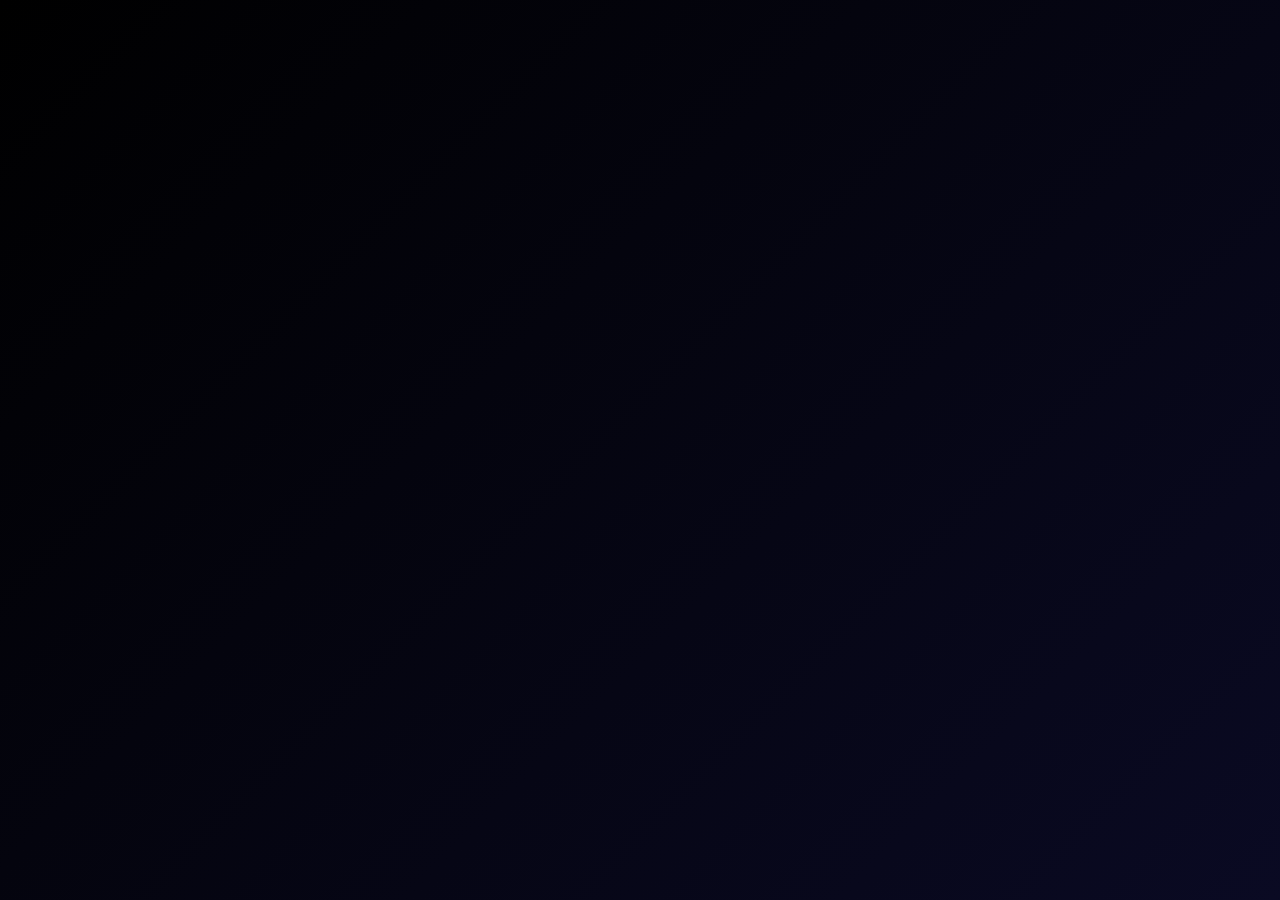
<file: Book Now/Book Now.html>
<!DOCTYPE html>
<html lang="en">
<head>
  <meta charset="UTF-8" />
  <meta name="viewport" content="width=device-width, initial-scale=1.0"/>
  <title>Room Reservation</title>
  <link href="https://fonts.googleapis.com/css?family=Poppins&display=swap" rel="stylesheet" />

  <style>
    * {
      margin: 0;
      padding: 0;
      box-sizing: border-box;
      font-family: 'Poppins', sans-serif;
    }

    body {
      display: flex;
      justify-content: center;
      align-items: center;
      min-height: 100vh;
      background: linear-gradient(135deg, #000 0%, #0a0a23 100%);
      overflow: hidden;
    }

    .wrapper {
      position: relative;
      width: 500px;
      background: #000;
      box-shadow: 0 0 50px #f6e9aa;
      border-radius: 20px;
      padding: 40px;
      animation: fadeIn 1s ease forwards;
      opacity: 0;
    }

    @keyframes fadeIn {
      to {
        opacity: 1;
        transform: translateY(0);
      }
      from {
        opacity: 0;
        transform: translateY(30px);
      }
    }

    h2 {
      font-size: 30px;
      color: #fff;
      text-align: center;
      margin-bottom: 30px;
      animation: slideDown 1s ease-in-out;
    }

    @keyframes slideDown {
      0% {
        opacity: 0;
        transform: translateY(-20px);
      }
      100% {
        opacity: 1;
        transform: translateY(0);
      }
    }

    .input-group {
      position: relative;
      margin: 25px 0;
      border-bottom: 2px solid #fff;
      animation: floatIn 1s ease forwards;
      opacity: 0;
    }

    .input-group:nth-child(1) { animation-delay: 0.2s; }
    .input-group:nth-child(2) { animation-delay: 0.3s; }
    .input-group:nth-child(3) { animation-delay: 0.4s; }
    .input-group:nth-child(4) { animation-delay: 0.5s; }
    .input-group:nth-child(5) { animation-delay: 0.6s; }
    .input-group:nth-child(6) { animation-delay: 0.7s; }
    .input-group:nth-child(7) { animation-delay: 0.8s; }

    @keyframes floatIn {
      to {
        opacity: 1;
        transform: translateY(0);
      }
      from {
        opacity: 0;
        transform: translateY(20px);
      }
    }

    .input-group label {
      position: absolute;
      left: 10px;
      top: 50%;
      transform: translateY(-50%);
      font-size: 16px;
      color: #fff;
      pointer-events: none;
      transition: .3s ease;
    }

    .input-group input,
    .input-group select {
      height: 40px;
      width: 100%;
      font-size: 16px;
      color: #fff;
      background: transparent;
      border: none;
      outline: none;
      padding: 0 10px;
      transition: all 0.3s ease;
    }

    .input-group input:focus,
    .input-group select:focus {
      background: rgba(255, 255, 255, 0.05);
    }

    .input-group input:focus ~ label,
    .input-group input:valid ~ label,
    .input-group select:focus ~ label,
    .input-group select:valid ~ label {
      top: -5px;
      font-size: 12px;
      color: rgb(200, 160, 115);
    }

    .input-group input[type="date"] {
      color-scheme: dark;
    }

    .input-group select {
      appearance: none;
      background-color: transparent;
      color: #f3f3f3;
    }

    .input-group select option {
      background-color: #111;
      color: rgb(184, 109, 23);
    }

    button {
      width: 100%;
      height: 40px;
      background: rgb(212, 182, 131);
      box-shadow: 0 0 15px rgb(255, 255, 255), 0 0 40px rgb(254, 230, 170) inset;
      font-size: 16px;
      font-weight: 600;
      color: #000;
      cursor: pointer;
      border-radius: 30px;
      outline: none;
      border: none;
      margin-top: 20px;
      transition: all 0.3s ease;
    }

    button:hover {
      transform: scale(1.05);
      box-shadow: 0 0 20px rgb(209, 202, 173), 0 0 50px rgb(238, 232, 211) inset;
    }

    #successMessage {
      display: none;
      color: rgb(217, 206, 178);
      text-align: center;
      margin-top: 20px;
      animation: pulse 1s ease infinite;
    }

    @keyframes pulse {
      0% { transform: scale(1); }
      50% { transform: scale(1.05); }
      100% { transform: scale(1); }
    }

    #roomPrice {
      text-align: center;
      color: rgb(248, 168, 116);
      font-weight: bold;
      margin-top: 10px;
      transition: opacity 0.5s ease;
    }
  </style>
</head>
<body>
  <div class="wrapper">
    <h2>Book Your Room Now</h2>
    <form>
      <div class="input-group">
        <input type="text" id="fullName" required />
        <label for="fullName">Full Name</label>
      </div>

      <div class="input-group">
        <input type="email" id="email" required />
        <label for="email">Email Address</label>
      </div>

      <div class="input-group">
        <input type="tel" id="phone" required />
        <label for="phone">Phone Number</label>
      </div>

      <div class="input-group">
        <input type="date" id="checkin" required />
        <label for="checkin">Check-in Date</label>
      </div>

      <div class="input-group">
        <input type="date" id="checkout" required />
        <label for="checkout">Check-out Date</label>
      </div>

      <div class="input-group">
        <select id="roomType" required>
          <option value="" disabled selected hidden></option>
          <option value="single">Single Room</option>
          <option value="double">Double Room</option>
          <option value="suite">Luxury Suite</option>
          <option value="family">Family Room</option>
          <option value="sea">Sea View Room</option>
          <option value="penthouse">Royal Suite</option>
        </select>
        <label for="roomType">Room Type</label>
      </div>

      <div class="input-group">
        <select id="payment" required>
          <option value="" disabled selected hidden></option>
          <option value="cash">Pay on Arrival</option>
          <option value="card">Credit Card</option>
          <option value="vodafone">Vodafone Cash</option>
          <option value="online">Online Payment</option>
        </select>
        <label for="payment">Payment Method</label>
      </div>

      <div id="roomPrice"></div>

      <button type="submit">Confirm Booking</button>
      <div id="successMessage">✅ Your booking request has been successfully submitted! We will contact you soon.</div>
    </form>
  </div>

  <script>
    const roomType = document.getElementById("roomType");
    const roomPrice = document.getElementById("roomPrice");
    const prices = {
      single: "EGP 500 / night",
      double: "EGP 800 / night",
      suite: "EGP 1200 / night",
      family: "EGP 1500 / night",
      sea: "EGP 1700 / night",
      penthouse: "EGP 2500 / night"
    };

    roomType.addEventListener("change", function () {
      const selected = roomType.value;
      if (prices[selected]) {
        roomPrice.style.opacity = 0;
        setTimeout(() => {
          roomPrice.textContent = "Price: " + prices[selected];
          roomPrice.style.opacity = 1;
        }, 200);
      } else {
        roomPrice.textContent = "";
      }
    });

    document.querySelector("form").addEventListener("submit", function (event) {
      event.preventDefault();
      const successMsg = document.getElementById("successMessage");
      successMsg.style.display = "block";
      successMsg.style.animation = "pulse 1s ease infinite";
    });
  </script>
</body>
</html>
</file>
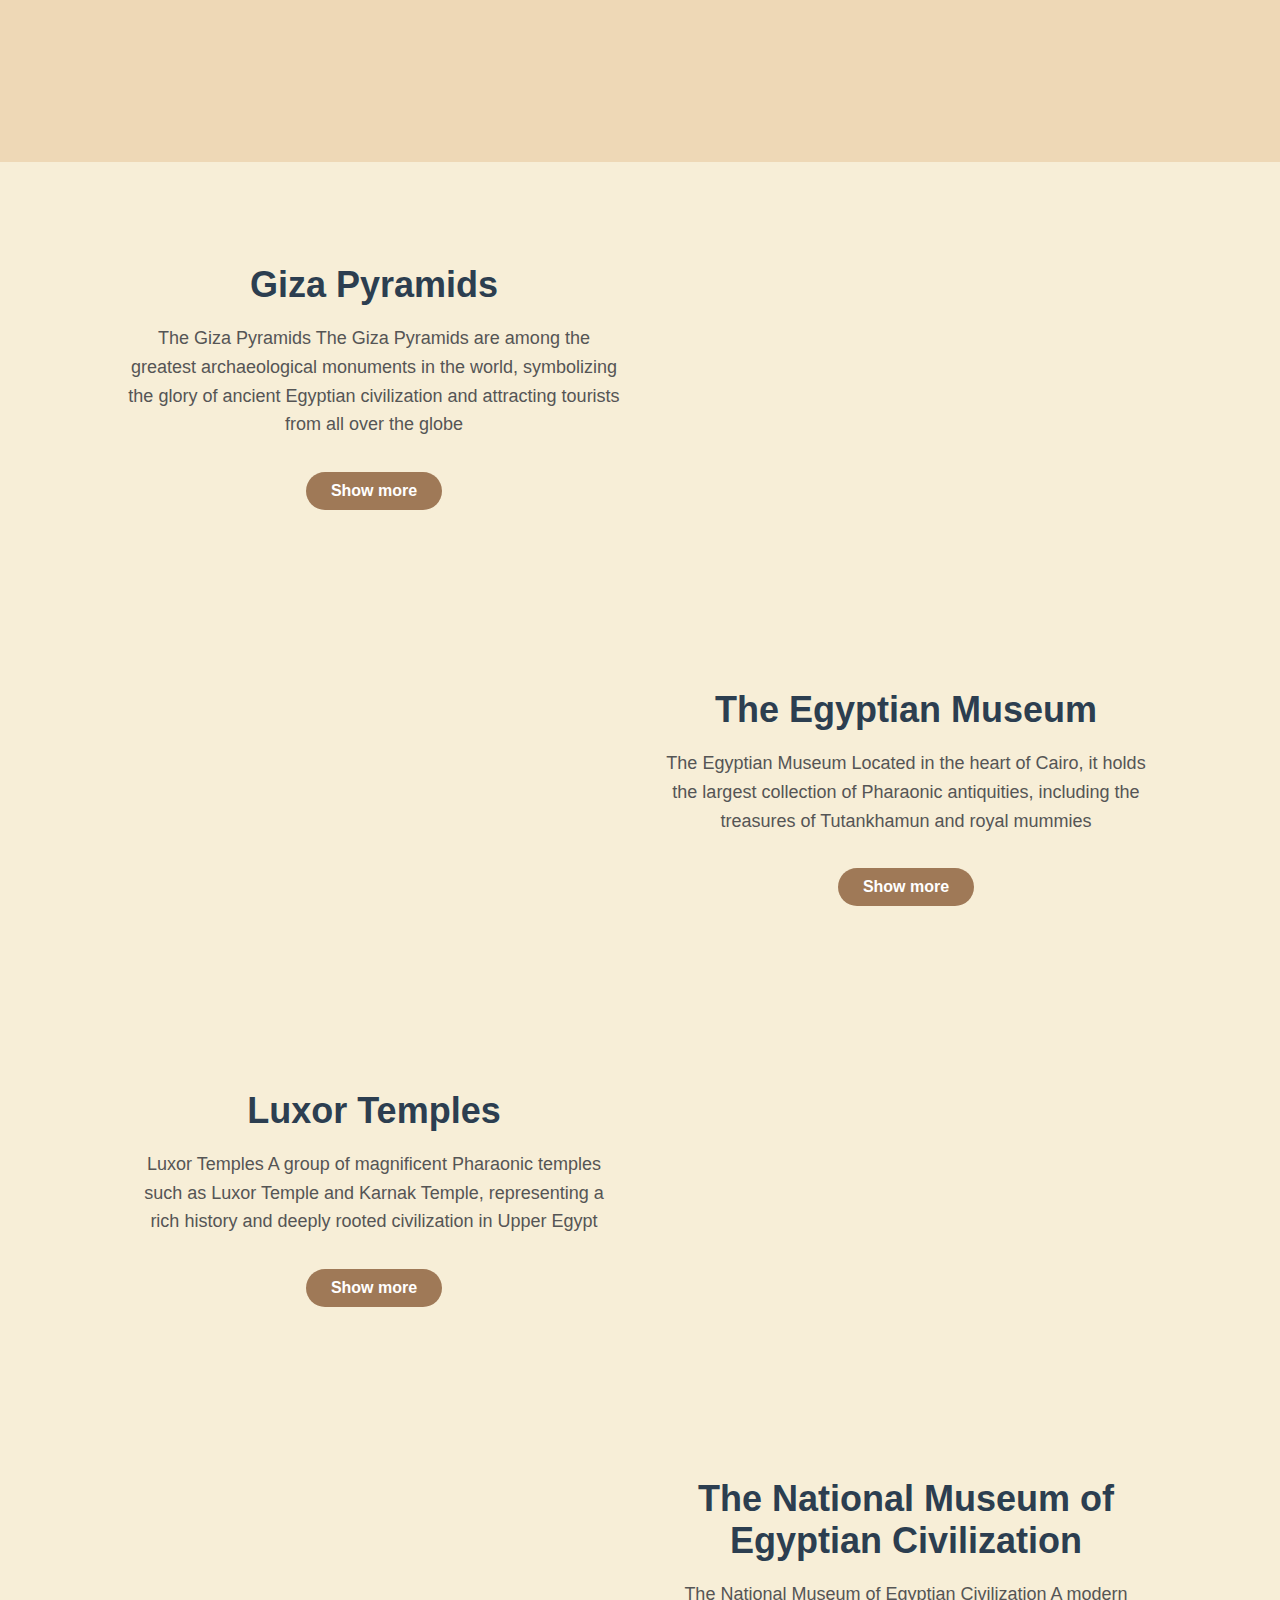
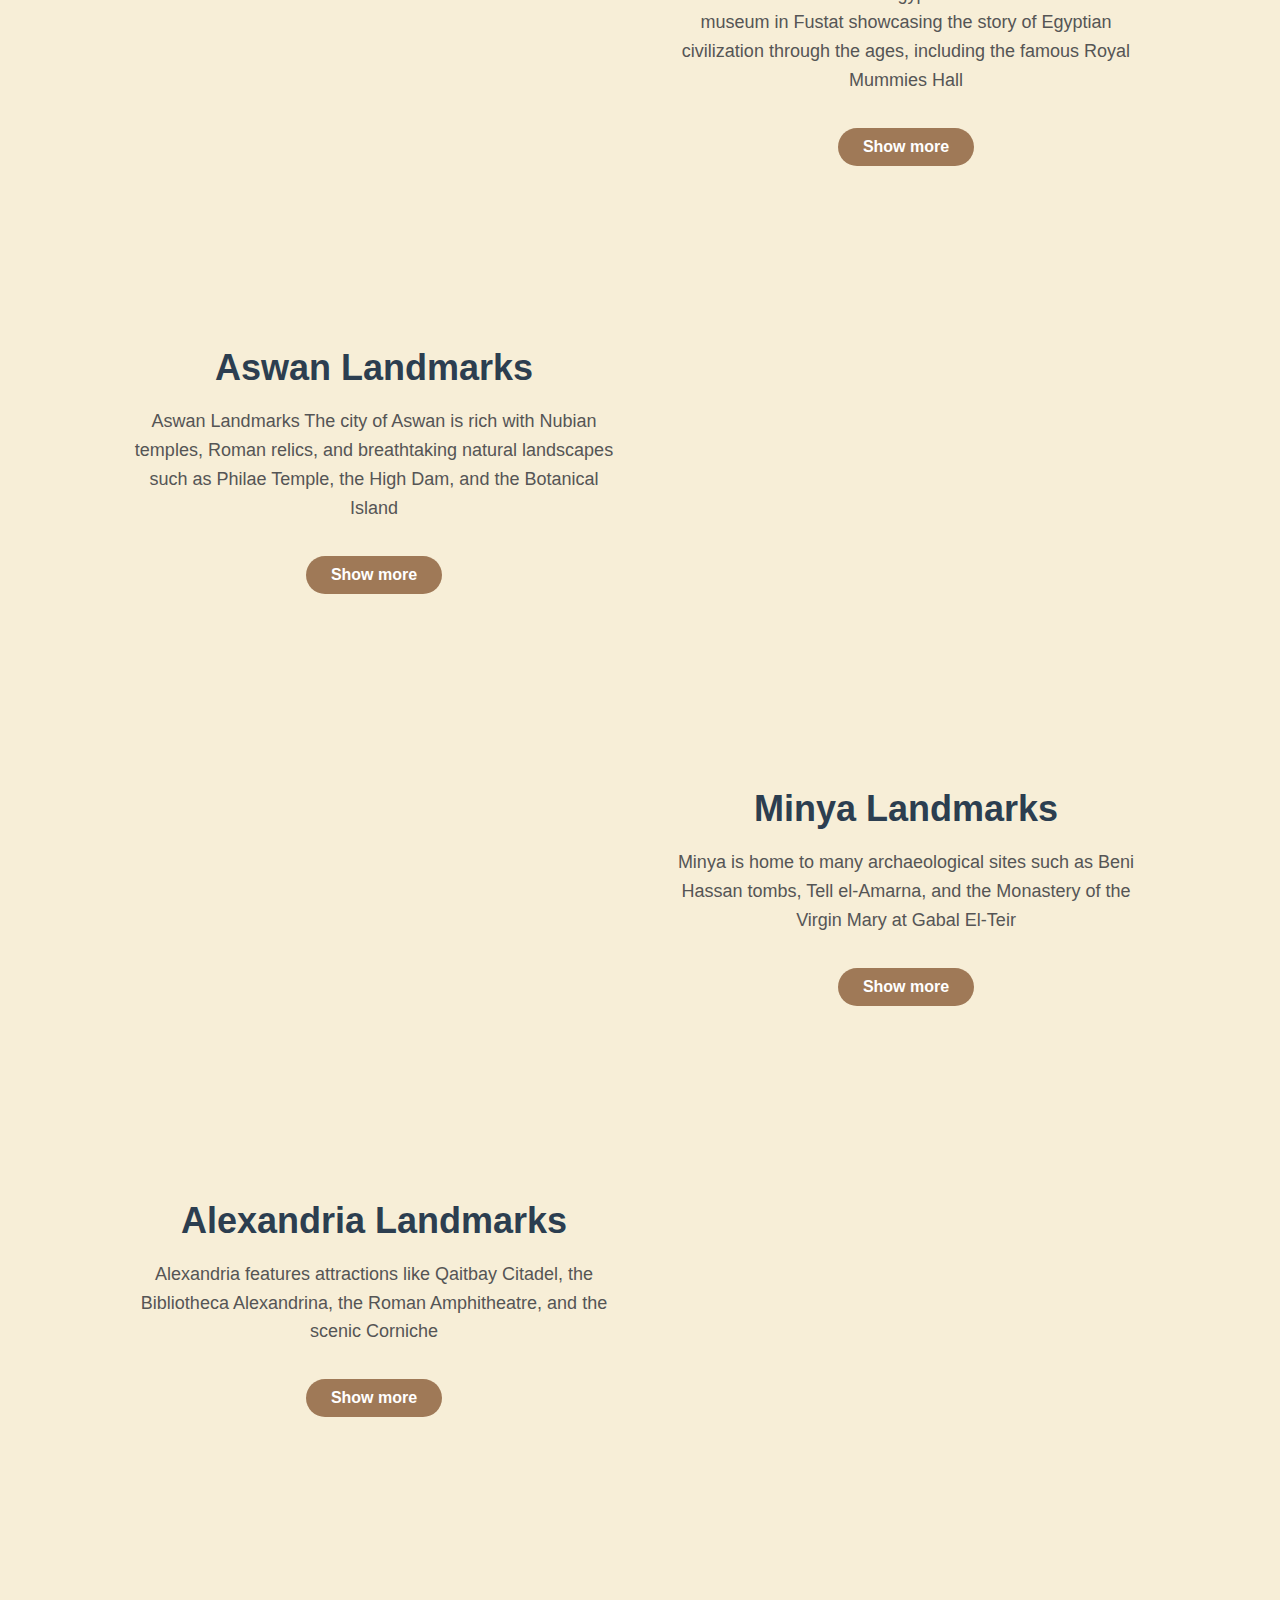
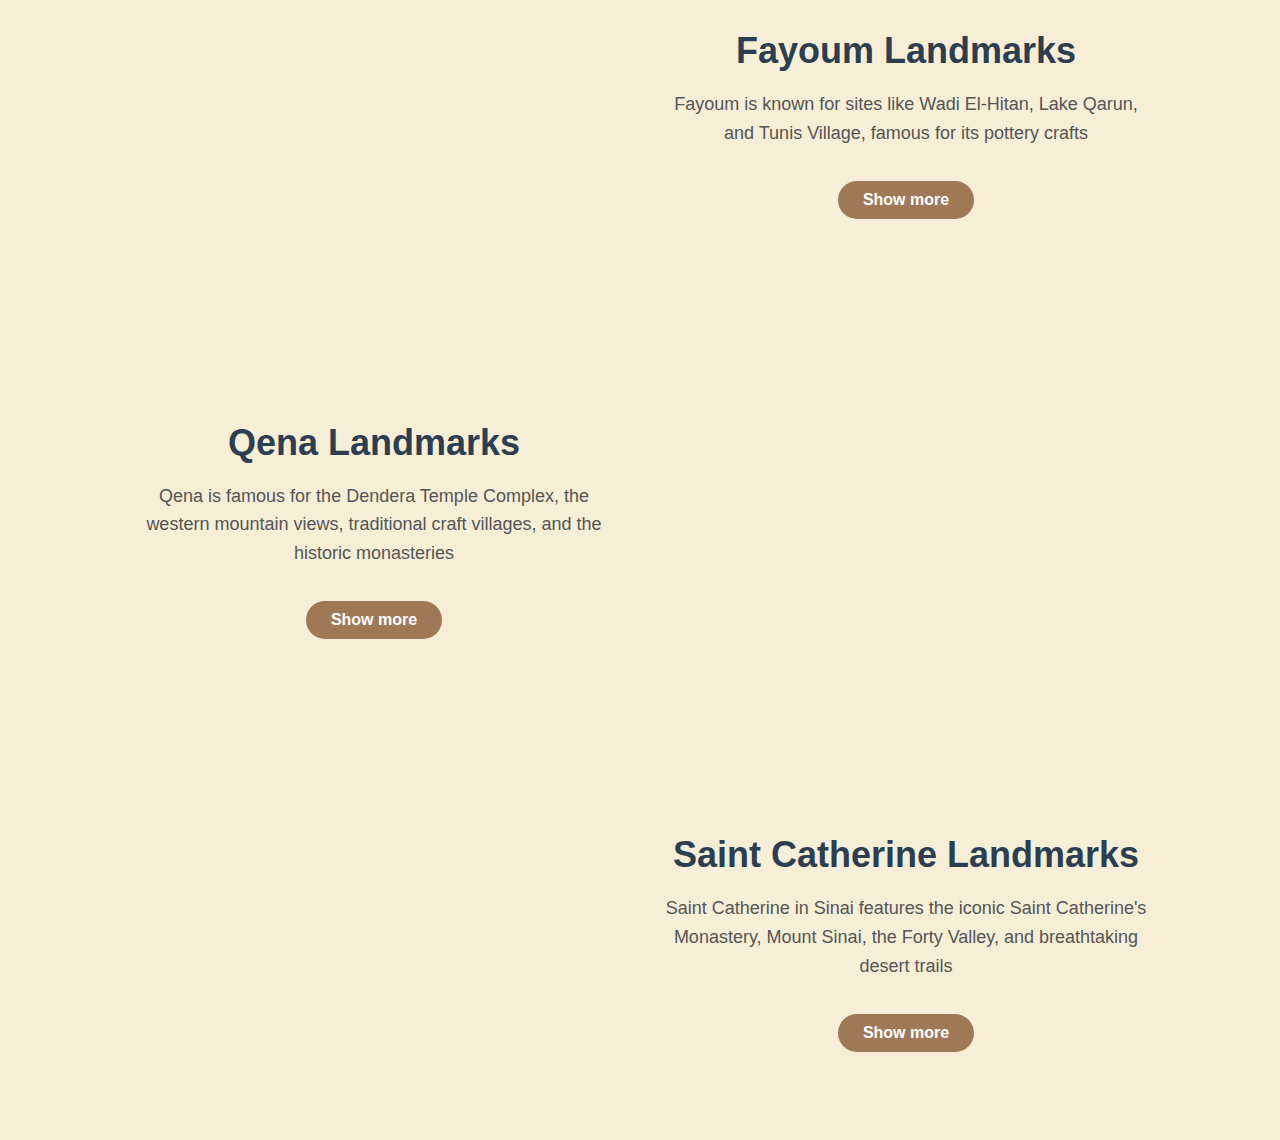
<file: Landmarks/Landmarks.html>
<!DOCTYPE html>
<html lang="en" dir="rtl">
<head>
  <meta charset="UTF-8">
  <title>Egypt's Tourist Landmarks</title>
  <link rel="stylesheet" href="Style.css">

</head>
<body>

  <h1 class="page-title">Egypt's Tourist Landmarks</h1>

  <div class="section">
    <div class="text-content">
      <h2>Giza Pyramids</h2>
      <p>The Giza Pyramids The Giza Pyramids are among the greatest archaeological monuments in the world,
        symbolizing the glory of ancient Egyptian civilization and attracting tourists from all over the globe</p>
        <a href="#" class="btn">Show more</a>
    </div>
    <div class="image-content">
      <img src="img1.jpeg" alt="أهرامات الجيزة">
    </div>
  </div>

  <div class="section">
    <div class="text-content">
      <h2>The Egyptian Museum</h2>
      <p>The Egyptian Museum Located in the heart of Cairo, it holds the largest collection of Pharaonic antiquities,
         including the treasures of Tutankhamun and royal mummies</p>
         <a href="#" class="btn">Show more</a>
    </div>
    <div class="image-content">
      <img src="img2.webp" alt="المتحف المصري">
    </div>
  </div>

  <div class="section">
    <div class="text-content">
      <h2>Luxor Temples</h2>
      <p>Luxor Temples A group of magnificent Pharaonic temples such as Luxor Temple and Karnak Temple,
         representing a rich history and deeply rooted civilization in Upper Egypt</p>
         <a href="#" class="btn">Show more</a>
    </div>
    <div class="image-content">
      <img src="img3.jpg" alt="معابد الأقصر">
    </div>
  </div>

  <div class="section">
    <div class="text-content">
      <h2>The National Museum of Egyptian Civilization</h2>
      <p>The National Museum of Egyptian Civilization A modern museum in Fustat showcasing the story of Egyptian civilization through the ages, 
        including the famous Royal Mummies Hall</p>
        <a href="#" class="btn">Show more</a>
    </div>
    <div class="image-content">
      <img src="img4.jpg" alt="المتحف القومي للحضارة المصرية">
    </div>
  </div>

  <div class="section">
    <div class="text-content">
      <h2>Aswan Landmarks</h2>
      <p>Aswan Landmarks The city of Aswan is rich with Nubian temples, Roman relics,
         and breathtaking natural landscapes such as Philae Temple, the High Dam, and the Botanical Island</p>
         <a href="#" class="btn">Show more</a>
    </div>
    <div class="image-content">
      <img src="img5.jpg" alt="معالم أسوان">
    </div>
  </div>

  <div class="section">
    <div class="text-content">
      <h2>Minya Landmarks</h2>
      <p>Minya is home to many archaeological sites such as Beni Hassan tombs, Tell el-Amarna, and the Monastery of the Virgin Mary at Gabal El-Teir</p>
      <a href="#" class="btn">Show more</a>
    </div>
    <div class="image-content">
      <img src="img6.jpg" alt="Minya Landmarks">
    </div>
  </div>

  <div class="section">
    <div class="text-content">
      <h2>Alexandria Landmarks</h2>
      <p>Alexandria features attractions like Qaitbay Citadel, the Bibliotheca Alexandrina, the Roman Amphitheatre, and the scenic Corniche</p>
      <a href="#" class="btn">Show more</a>
    </div>
    <div class="image-content">
      <img src="img7.jpg" alt="Alexandria Landmarks">
    </div>
  </div>
  
  <div class="section">
    <div class="text-content">
      <h2>Fayoum Landmarks</h2>
      <p>Fayoum is known for sites like Wadi El-Hitan, Lake Qarun, and Tunis Village, famous for its pottery crafts</p>
      <a href="#" class="btn">Show more</a>
    </div>
    <div class="image-content">
      <img src="img8.jpg" alt="Fayoum Landmarks">
    </div>
  </div>
  

  <div class="section">
    <div class="text-content">
      <h2>Qena Landmarks</h2>
      <p>Qena is famous for the Dendera Temple Complex, the western mountain views, traditional craft villages, and the historic monasteries</p>
      <a href="#" class="btn">Show more</a>
    </div>
    <div class="image-content">
      <img src="img9.jpg" alt="Qena Landmarks">
    </div>
  </div>

  <div class="section">
    <div class="text-content">
      <h2>Saint Catherine Landmarks</h2>
      <p>Saint Catherine in Sinai features the iconic Saint Catherine's Monastery, Mount Sinai, the Forty Valley, and breathtaking desert trails</p>
      <a href="#" class="btn">Show more</a>
    </div>
    <div class="image-content">
      <img src="img10.jpg" alt="Saint Catherine Landmarks">
    </div>
  </div>
  
  

</body>
</html>
</file>
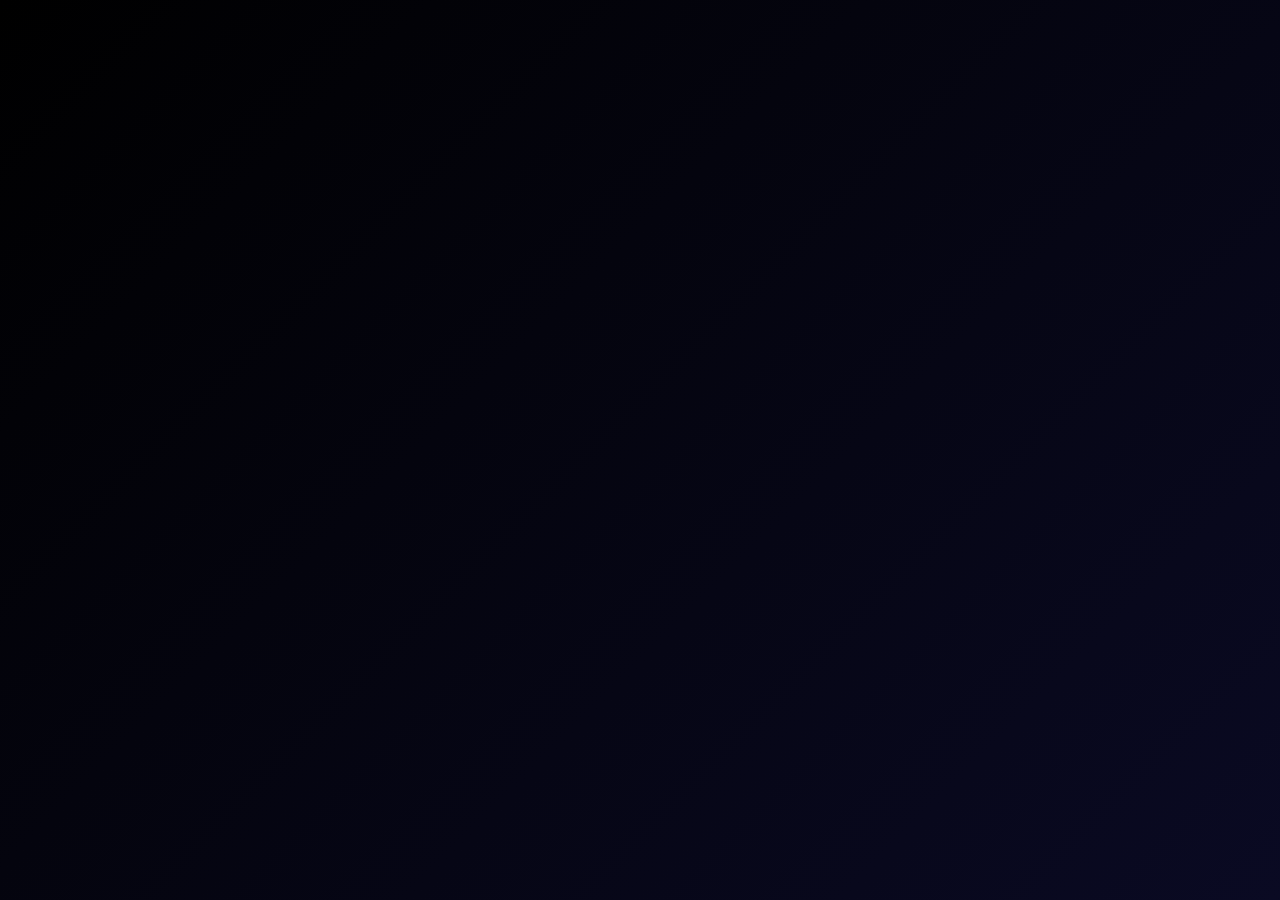
<file: Login/Login.html>
<!DOCTYPE html>
<html lang="en">
<head>
  <meta charset="UTF-8" />
  <meta name="viewport" content="width=device-width, initial-scale=1.0"/>
  <title>Login</title>
  <link href="https://fonts.googleapis.com/css?family=Poppins&display=swap" rel="stylesheet" />
  <style>
    * {
      margin: 0;
      padding: 0;
      box-sizing: border-box;
      font-family: 'Poppins', sans-serif;
    }

    body {
      display: flex;
      justify-content: center;
      align-items: center;
      min-height: 100vh;
      background: linear-gradient(135deg, #000 0%, #0a0a23 100%);
      overflow: hidden;
    }

    .wrapper {
      position: relative;
      width: 420px;
      background: #000;
      box-shadow: 0 0 50px #7ef6d7;
      border-radius: 20px;
      padding: 40px;
      animation: fadeIn 1s ease forwards;
      opacity: 0;
    }

    @keyframes fadeIn {
      to {
        opacity: 1;
        transform: translateY(0);
      }
      from {
        opacity: 0;
        transform: translateY(30px);
      }
    }

    h2 {
      font-size: 30px;
      color: #fff;
      text-align: center;
      margin-bottom: 30px;
      text-shadow: 0 0 10px #7ef6d7;
    }

    .input-group {
      position: relative;
      margin: 25px 0;
      border-bottom: 2px solid #fff;
    }

    .input-group label {
      position: absolute;
      left: 10px;
      top: 50%;
      transform: translateY(-50%);
      font-size: 16px;
      color: #fff;
      pointer-events: none;
      transition: .3s ease;
    }

    .input-group input {
      height: 40px;
      width: 100%;
      font-size: 16px;
      color: #fff;
      background: transparent;
      border: none;
      outline: none;
      padding: 0 10px;
    }

    .input-group input:focus ~ label,
    .input-group input:valid ~ label {
      top: -5px;
      font-size: 12px;
      color: #7ef6d7;
    }

    .options {
      display: flex;
      justify-content: space-between;
      align-items: center;
      margin-top: 10px;
      font-size: 14px;
      color: #ccc;
    }

    .options label {
      display: flex;
      align-items: center;
      cursor: pointer;
    }

    .options input {
      margin-right: 5px;
    }

    .options a {
      color: #7ef6d7;
      text-decoration: none;
      transition: 0.3s ease;
    }

    .options a:hover {
      color: #c0fff5;
    }

    button {
      width: 100%;
      height: 40px;
      background: #7ef6d7;
      box-shadow: 0 0 15px #7ef6d7, 0 0 30px #affff0 inset;
      font-size: 16px;
      font-weight: 600;
      color: #000;
      cursor: pointer;
      border-radius: 30px;
      outline: none;
      border: none;
      margin-top: 20px;
      transition: all 0.3s ease;
    }

    button:hover {
      transform: scale(1.05);
      box-shadow: 0 0 20px #a0fff0, 0 0 50px #ddfff9 inset;
    }

    .social-login {
      margin: 25px 0 10px;
      text-align: center;
    }

    .social-login span {
      color: #ccc;
      font-size: 14px;
    }

    .social-buttons {
      display: flex;
      justify-content: space-between;
      gap: 10px;
      margin-top: 15px;
    }

    .social-buttons button {
      flex: 1;
      background: #fff;
      color: #000;
      font-weight: 600;
      border: none;
      border-radius: 30px;
      padding: 10px 0;
      cursor: pointer;
      transition: 0.3s ease;
    }

    .social-buttons button.google {
      background: #db4437;
      color: #fff;
    }

    .social-buttons button.facebook {
      background: #1877f2;
      color: #fff;
    }

    .social-buttons button:hover {
      opacity: 0.9;
      transform: scale(1.03);
    }

    .signup-link {
      text-align: center;
      margin-top: 20px;
      color: #ccc;
      font-size: 14px;
    }

    .signup-link a {
      color: #7ef6d7;
      text-decoration: none;
      font-weight: 500;
      transition: color 0.3s ease;
    }

    .signup-link a:hover {
      color: #c0fff5;
    }
  </style>
  <!-- Firebase App (core) -->
</head>
<body>
  <div class="wrapper">
    <h2>Login</h2>
    <form>
      <div class="input-group">
        <input type="email" id="email" required />
        <label for="email">Email Address</label>
      </div>

      <div class="input-group">
        <input type="password" id="password" required />
        <label for="password">Password</label>
      </div>

      <div class="options">
        <label><input type="checkbox" /> Remember me</label>
        <a href="#">Forgot Password?</a>
      </div>

      <button type="submit">Login</button>

      <div class="social-login">
        <span>Or login with</span>
        <div class="social-buttons">
          <button type="button" class="google">Google</button>
          <button type="button" class="facebook">Facebook</button>
        </div>
      </div>

      <div class="signup-link">
        Don't have an account? <a href="file:///C:/Users/dell/OneDrive/Desktop/Graduation%20Project/Singup/Singup.html">Create Account</a>
      </div>
    </form>
  </div>
</body>
</html>
</file>
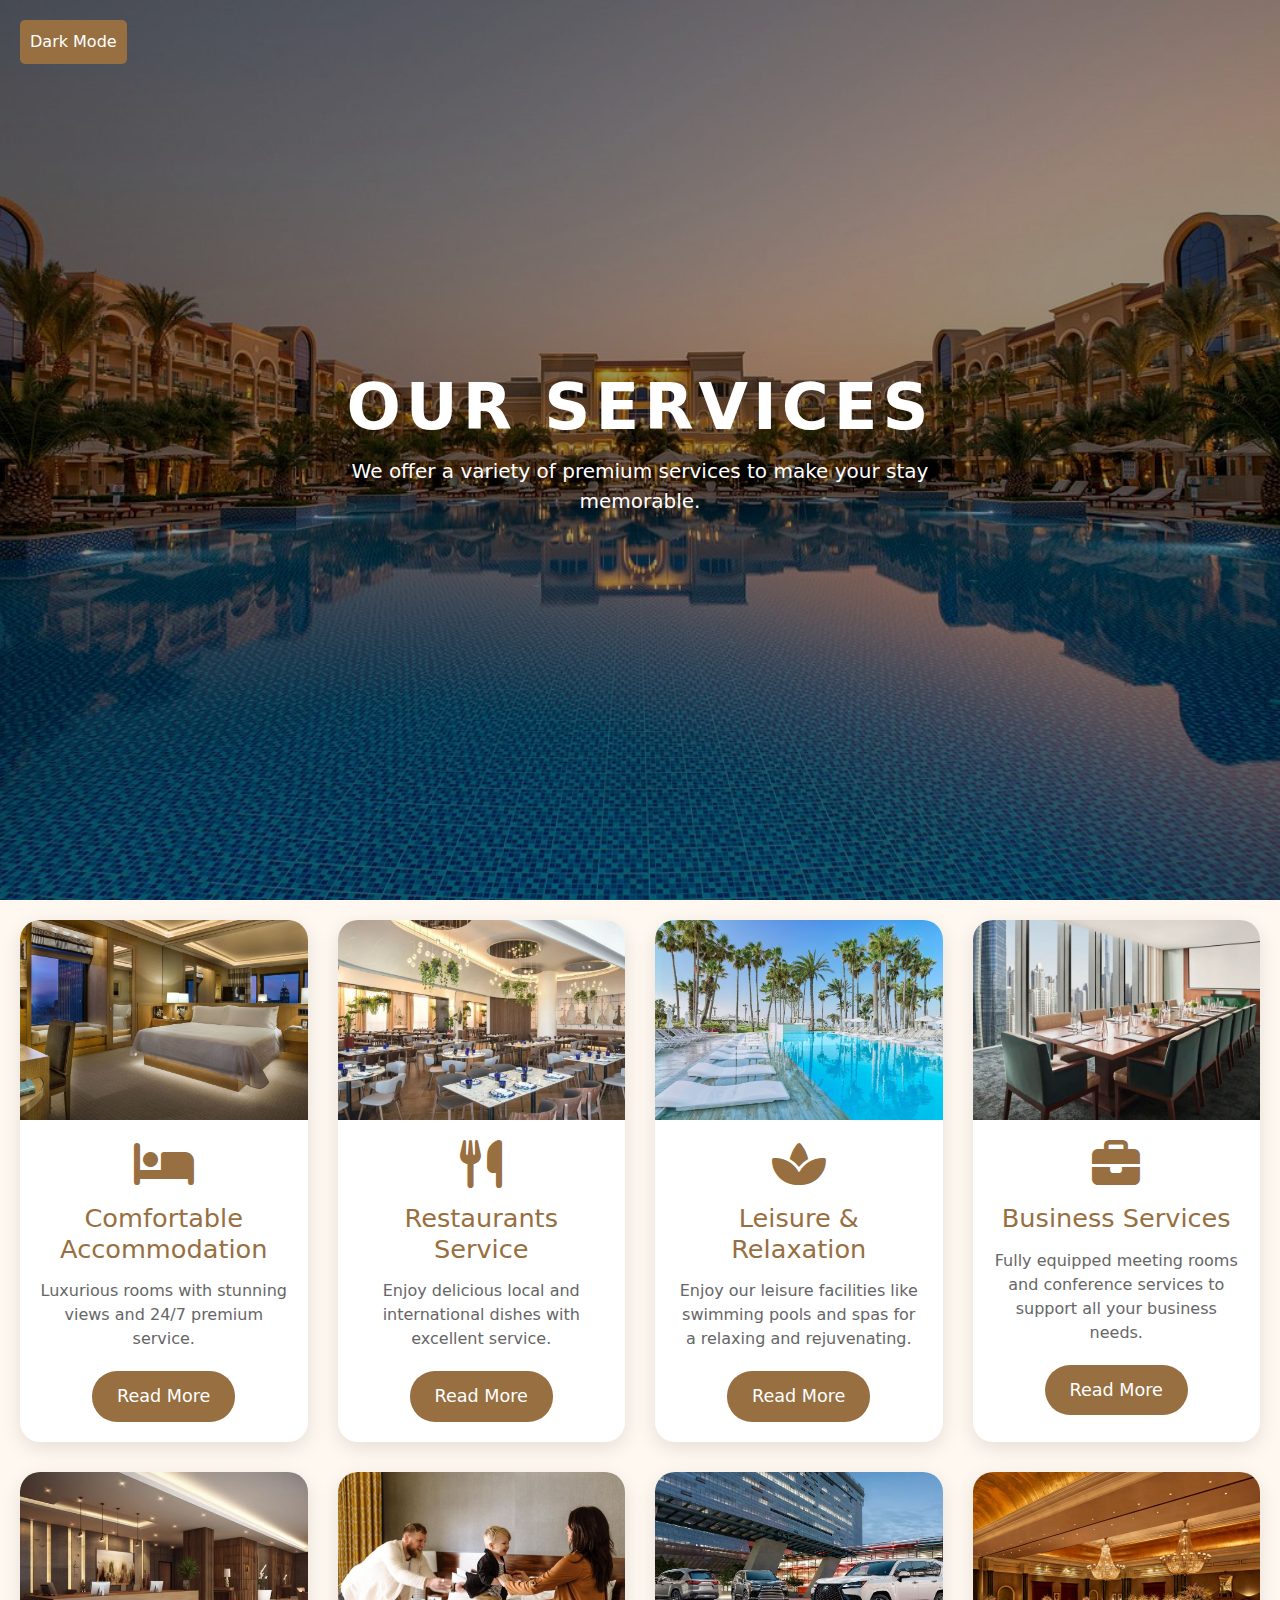
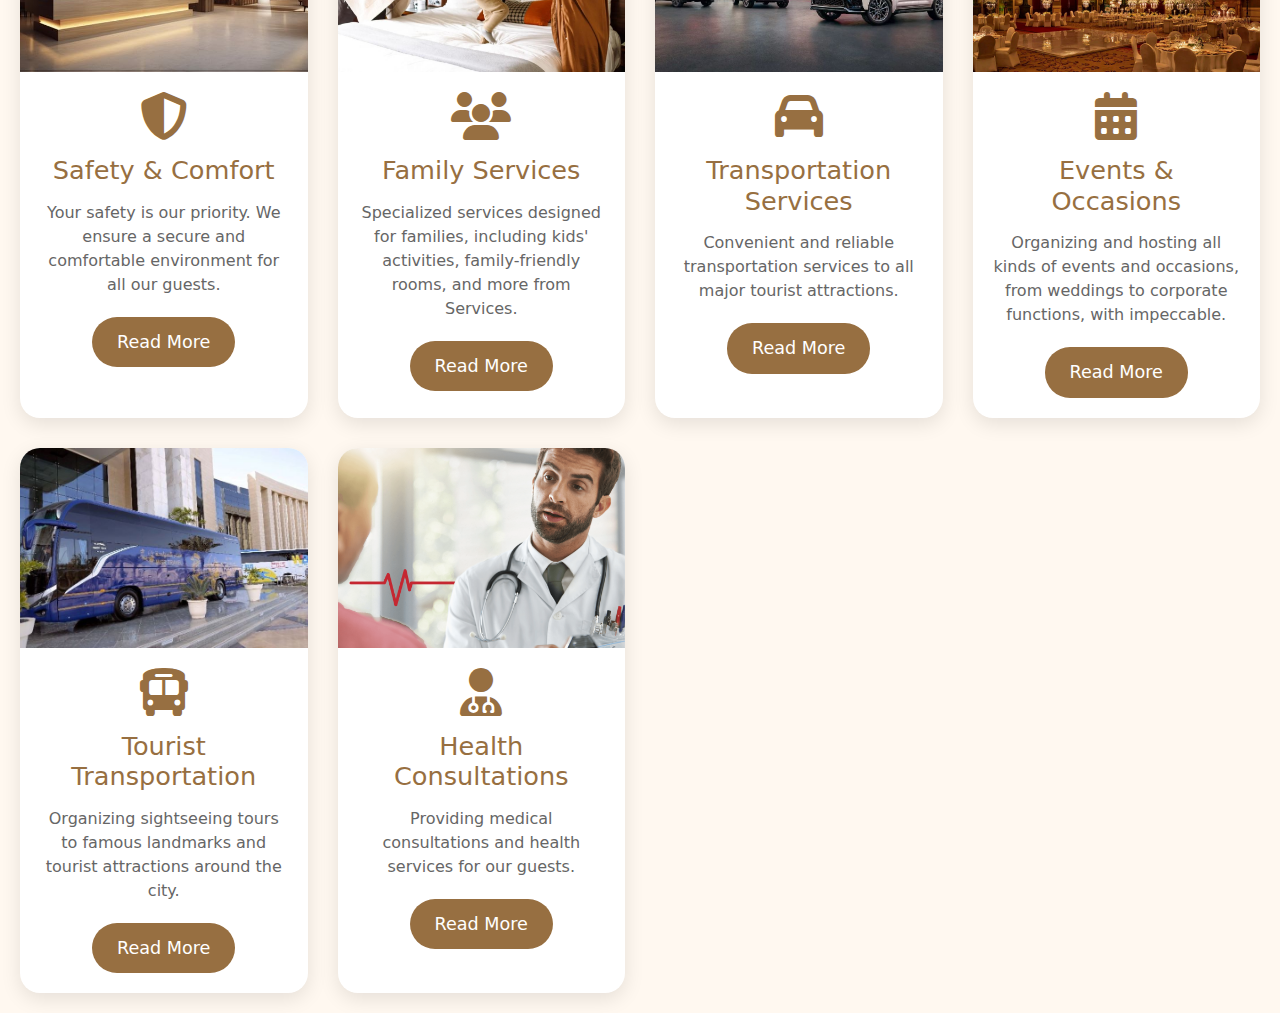
<file: Services/Services.html>
<!DOCTYPE html>
<html lang="en" dir="ltr">
<head>
    <meta charset="UTF-8">
    <meta name="viewport" content="width=device-width, initial-scale=1.0">
    <title>Our Services</title>
    <link href="https://cdn.jsdelivr.net/npm/bootstrap@5.3.0/dist/css/bootstrap.min.css" rel="stylesheet">
    <link href="https://cdn.jsdelivr.net/npm/bootstrap@5.3.2/dist/css/bootstrap.min.css" rel="stylesheet">
    <link rel="stylesheet" href="https://cdnjs.cloudflare.com/ajax/libs/font-awesome/6.4.2/css/all.min.css">
    <link rel="stylesheet" href="Style.css">

</head>
<body class="light-mode">
    <button class="toggle-mode" onclick="toggleMode()">Dark Mode</button>

    <!-- Header Section -->
    <header class="header">
        <div class="header-bg"></div>
        <div class="overlay"></div>
        <div class="header-content">
            <h1>Our Services</h1>
            <p>We offer a variety of premium services to make your stay memorable.</p>
        </div>
    </header>

    <div class="service-container">
        <!-- Service 1: Comfortable Accommodation -->
        <div class="service-card">
            <img src="img1.jpg" alt="Comfortable Accommodation">
            <div class="service-info">
                <i class="fas fa-bed"></i>
                <h5>Comfortable Accommodation</h5>
                <p>Luxurious rooms with stunning views and 24/7 premium service.</p>
                <a href="accommodation.html" class="btn">Read More</a>
            </div>
        </div>

        <!-- Service 2: Restaurants & Room Service -->
        <div class="service-card">
            <img src="img2.jpg" alt="Restaurants & Room Service">
            <div class="service-info">
                <i class="fas fa-utensils"></i>
                <h5>Restaurants Service</h5>
                <p>Enjoy delicious local and international dishes with excellent service.</p>
                <a href="dining.html" class="btn">Read More</a>
            </div>
        </div>

        <!-- Service 3: Leisure & Relaxation -->
        <div class="service-card">
            <img src="img3.jpg" alt="Leisure & Relaxation">
            <div class="service-info">
                <i class="fas fa-spa"></i>
                <h5>Leisure & Relaxation</h5>
                <p>Enjoy our leisure facilities like swimming pools and spas for a relaxing and rejuvenating.</p>
                <a href="leisure.html" class="btn">Read More</a>
            </div>
        </div>

        <!-- Service 4: Business Services -->
        <div class="service-card">
            <img src="img4.jpg" alt="Business Services">
            <div class="service-info">
                <i class="fas fa-briefcase"></i>
                <h5>Business Services</h5>
                <p>Fully equipped meeting rooms and conference services to support all your business needs.</p>
                <a href="business.html" class="btn">Read More</a>
            </div>
        </div>

        <!-- Service 5: Safety & Comfort -->
        <div class="service-card">
            <img src="img5.jpg" alt="Safety & Comfort">
            <div class="service-info">
                <i class="fas fa-shield-alt"></i>
                <h5>Safety & Comfort</h5>
                <p>Your safety is our priority. We ensure a secure and comfortable environment for all our guests.</p>
                <a href="safety.html" class="btn">Read More</a>
            </div>
        </div>

        <!-- Service 6: Family Services -->
        <div class="service-card">
            <img src="img6.jpg" alt="Family Services">
            <div class="service-info">
                <i class="fas fa-users"></i>
                <h5>Family Services</h5>
                <p>Specialized services designed for families, including kids' activities, family-friendly rooms, and more from Services.</p>
                <a href="family.html" class="btn">Read More</a>
            </div>
        </div>

        <!-- Service 7: Transportation Services -->
        <div class="service-card">
            <img src="img7.jpg" alt="Transportation Services">
            <div class="service-info">
                <i class="fas fa-car"></i>
                <h5>Transportation Services</h5>
                <p>Convenient and reliable transportation services to all major tourist attractions.</p>
                <a href="transportation.html" class="btn">Read More</a>
            </div>
        </div>

        <!-- Service 8: Events & Occasions -->
        <div class="service-card">
            <img src="img8.jpg" alt="Events & Occasions">
            <div class="service-info">
                <i class="fas fa-calendar-alt"></i>
                <h5>Events & Occasions</h5>
                <p>Organizing and hosting all kinds of events and occasions, from weddings to corporate functions, with impeccable.</p>
                <a href="events.html" class="btn">Read More</a>
            </div>
        </div>

<!-- Service 9: Tourist Transportation -->
<div class="service-card">
    <img src="img9.jpg" alt="Tourist Transportation">
    <div class="service-info">
        <i class="fas fa-bus"></i>
        <h5>Tourist Transportation</h5>
        <p>Organizing sightseeing tours to famous landmarks and tourist attractions around the city.</p>
        <a href="transportation.html" class="btn">Read More</a>
    </div>
</div>

<!-- Service 10: Health Consultations -->
<div class="service-card">
    <img src="img10.png" alt="Health Consultations">
    <div class="service-info">
        <i class="fas fa-user-md"></i>
        <h5>Health Consultations</h5>
        <p>Providing medical consultations and health services for our guests.</p>
        <a href="health-consultations.html" class="btn">Read More</a>
    </div>
</div>
    </section>

    <script>
        function toggleMode() {
            const body = document.body;
            body.classList.toggle("dark-mode");
            body.classList.toggle("light-mode");
            const button = document.querySelector('.toggle-mode');
            if (body.classList.contains('dark-mode')) {
                button.textContent = "Light Mode";
            } else {
                button.textContent = "Dark Mode";
            }
        }
    </script>
</body>
</html>
</file>
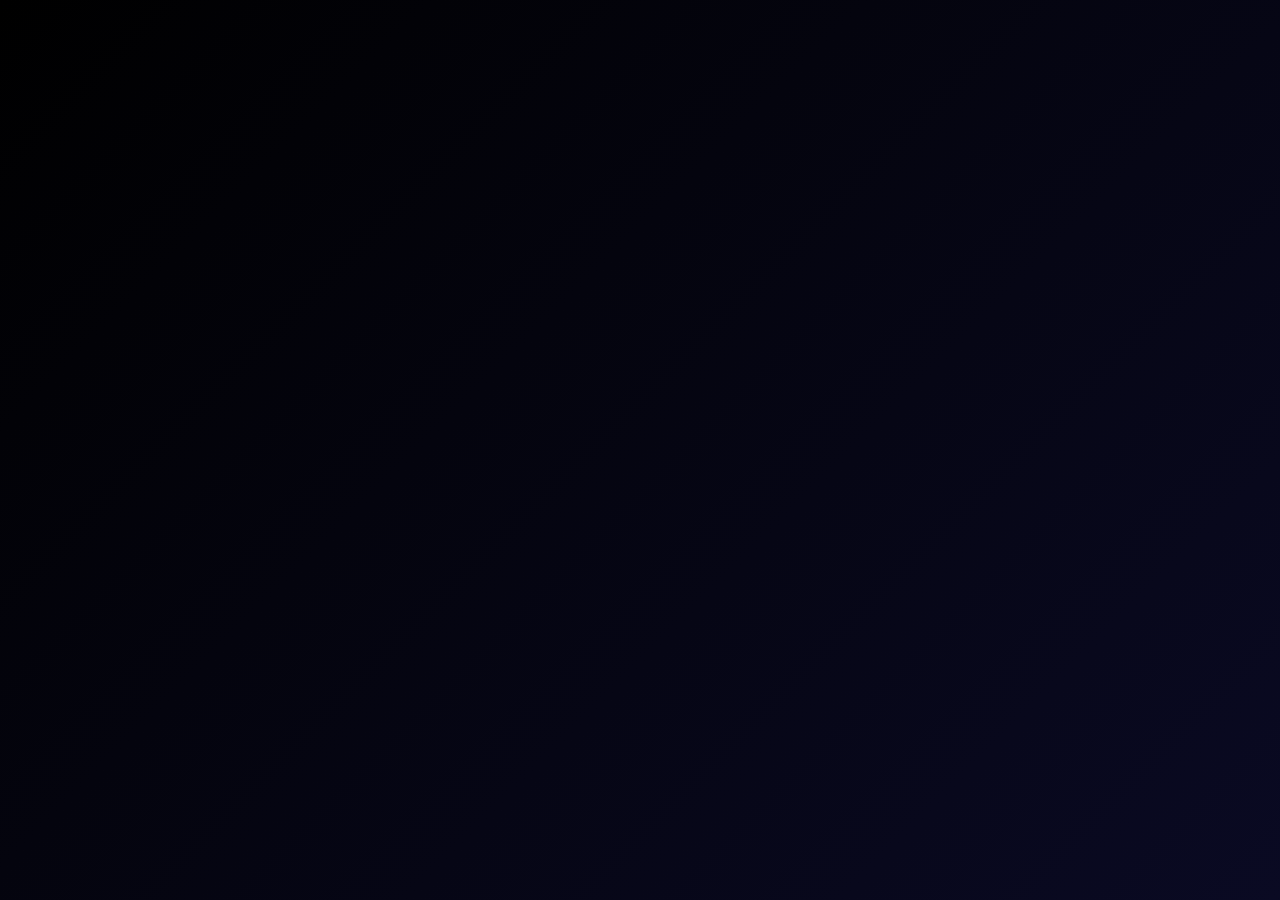
<file: pages/Login/Login.html>
<!DOCTYPE html>
<html lang="en">
<head>
  <meta charset="UTF-8" />
  <meta name="viewport" content="width=device-width, initial-scale=1.0"/>
  <title>Login</title>
  <link href="https://fonts.googleapis.com/css?family=Poppins&display=swap" rel="stylesheet" />
  <style>
    * {
      margin: 0;
      padding: 0;
      box-sizing: border-box;
      font-family: 'Poppins', sans-serif;
    }

    body {
      display: flex;
      justify-content: center;
      align-items: center;
      min-height: 100vh;
      background: linear-gradient(135deg, #000 0%, #0a0a23 100%);
      overflow: hidden;
    }

    .wrapper {
      position: relative;
      width: 420px;
      background: #000;
      box-shadow: 0 0 50px #7ef6d7;
      border-radius: 20px;
      padding: 40px;
      animation: fadeIn 1s ease forwards;
      opacity: 0;
    }

    @keyframes fadeIn {
      to {
        opacity: 1;
        transform: translateY(0);
      }
      from {
        opacity: 0;
        transform: translateY(30px);
      }
    }

    h2 {
      font-size: 30px;
      color: #fff;
      text-align: center;
      margin-bottom: 30px;
      text-shadow: 0 0 10px #7ef6d7;
    }

    .input-group {
      position: relative;
      margin: 25px 0;
      border-bottom: 2px solid #fff;
    }

    .input-group label {
      position: absolute;
      left: 10px;
      top: 50%;
      transform: translateY(-50%);
      font-size: 16px;
      color: #fff;
      pointer-events: none;
      transition: .3s ease;
    }

    .input-group input {
      height: 40px;
      width: 100%;
      font-size: 16px;
      color: #fff;
      background: transparent;
      border: none;
      outline: none;
      padding: 0 10px;
    }

    .input-group input:focus ~ label,
    .input-group input:valid ~ label {
      top: -5px;
      font-size: 12px;
      color: #7ef6d7;
    }

    .options {
      display: flex;
      justify-content: space-between;
      align-items: center;
      margin-top: 10px;
      font-size: 14px;
      color: #ccc;
    }

    .options label {
      display: flex;
      align-items: center;
      cursor: pointer;
    }

    .options input {
      margin-right: 5px;
    }

    .options a {
      color: #7ef6d7;
      text-decoration: none;
      transition: 0.3s ease;
    }

    .options a:hover {
      color: #c0fff5;
    }

    button {
      width: 100%;
      height: 40px;
      background: #7ef6d7;
      box-shadow: 0 0 15px #7ef6d7, 0 0 30px #affff0 inset;
      font-size: 16px;
      font-weight: 600;
      color: #000;
      cursor: pointer;
      border-radius: 30px;
      outline: none;
      border: none;
      margin-top: 20px;
      transition: all 0.3s ease;
    }

    button:hover {
      transform: scale(1.05);
      box-shadow: 0 0 20px #a0fff0, 0 0 50px #ddfff9 inset;
    }

    .social-login {
      margin: 25px 0 10px;
      text-align: center;
    }

    .social-login span {
      color: #ccc;
      font-size: 14px;
    }

    .social-buttons {
      display: flex;
      justify-content: space-between;
      gap: 10px;
      margin-top: 15px;
    }

    .social-buttons button {
      flex: 1;
      background: #fff;
      color: #000;
      font-weight: 600;
      border: none;
      border-radius: 30px;
      padding: 10px 0;
      cursor: pointer;
      transition: 0.3s ease;
    }

    .social-buttons button.google {
      background: #db4437;
      color: #fff;
    }

    .social-buttons button.facebook {
      background: #1877f2;
      color: #fff;
    }

    .social-buttons button:hover {
      opacity: 0.9;
      transform: scale(1.03);
    }

    .signup-link {
      text-align: center;
      margin-top: 20px;
      color: #ccc;
      font-size: 14px;
    }

    .signup-link a {
      color: #7ef6d7;
      text-decoration: none;
      font-weight: 500;
      transition: color 0.3s ease;
    }

    .signup-link a:hover {
      color: #c0fff5;
    }
  </style>
  <!-- Firebase App (core) -->
</head>
<body>
  <div class="wrapper">
    <h2>Login</h2>
    <form>
      <div class="input-group">
        <input type="email" id="email" required />
        <label for="email">Email Address</label>
      </div>

      <div class="input-group">
        <input type="password" id="password" required />
        <label for="password">Password</label>
      </div>

      <div class="options">
        <label><input type="checkbox" /> Remember me</label>
        <a href="#">Forgot Password?</a>
      </div>

      <button type="submit">Login</button>

      <div class="social-login">
        <span>Or login with</span>
        <div class="social-buttons">
          <button type="button" class="google">Google</button>
          <button type="button" class="facebook">Facebook</button>
        </div>
      </div>

      <div class="signup-link">
        Don't have an account? <a href="../Singup/Singup.html">Create Account</a>
      </div>
    </form>
  </div>
</body>
</html>
</file>
<file: Landmarks/Style.css>
body {
  font-family: 'Cairo', sans-serif;
  margin: 0;
  padding: 0;
  background-color: #eed8b6;
}

.page-title {
  text-align: center;
  font-size: 48px;
  font-weight: bold;
  color: #1a1a1a;
  margin: 60px 0 30px;
  opacity: 0;
  animation: fadeDown 1.5s ease forwards;
  line-height: 1.5;
}

@keyframes fadeDown {
  from {
    opacity: 0;
    transform: translateY(-40px);
  }
  to {
    opacity: 1;
    transform: translateY(0);
  }
}

.section {
  display: flex;
  align-items: center;
  justify-content: space-between;
  padding: 60px 10%;
  gap: 40px;
  background-color: #f7eed7;
  overflow: hidden;
}

.section:nth-child(even) {
  flex-direction: row-reverse;
}

.text-content {
  flex: 1;
}

.text-content h2 {
  font-size: 36px;
  margin-bottom: 15px;
  color: #2c3e50;
}

.text-content p {
  font-size: 18px;
  color: #555;
  line-height: 1.6;
}

.image-content {
  flex: 1;
  opacity: 0;
  animation: fadeSlide 1.5s ease forwards;
  transition: transform 0.5s ease, box-shadow 0.4s ease;
}

.image-content img {
  width: 100%;
  max-width: 500px;
  border-radius: 16px;
  box-shadow: 0 4px 16px rgba(0,0,0,0.1);
  transition: transform 0.4s ease, box-shadow 0.4s ease;
}

.image-content:hover img {
  transform: scale(1.05) translateY(-8px);
  box-shadow: 0 12px 24px rgba(0,0,0,0.2);
}

@keyframes fadeSlide {
  from {
    opacity: 0;
    transform: translateX(80px);
  }
  to {
    opacity: 1;
    transform: translateX(0);
  }
}
.text-content {
  text-align: center;
}

.btn {
  display: inline-block;
  margin-top: 15px;
  padding: 10px 25px;
  background-color: #9f7957;
  color: white;
  text-decoration: none;
  border-radius: 25px;
  font-weight: bold;
  transition: background-color 0.3s ease;
}

.btn:hover {
  background-color: #45a049;
}
</file>
<file: Services/Style.css>
:root {
    --main-color: #976f41;
    --light-bg: #fff8f0;
    --dark-bg: #020202;
    --text-light: #333;
    --text-dark: #f0f0f0;
}

body.light-mode {
    background-color: var(--light-bg);
    color: var(--text-light);
}

body.dark-mode {
    background-color: var(--dark-bg);
    color: var(--text-dark);
}

.toggle-mode {
    position: fixed;
    top: 20px;
    left: 20px;
    z-index: 999;
    background-color: var(--main-color);
    border-radius: 5px;
    padding: 10px;
    color: white;
    font-size: 16px;
    border: none;
}

.toggle-mode:hover {
    background-color: #6e502f;
}

.container {
    margin-top: 50px;
}

.header {
    position: relative;
    width: 100%;
    height: 100vh;
    overflow: hidden;
    text-align: center;
    color: #fff;
}

.header-bg {
    background-image: url('img.jpg');
    background-size: cover;
    background-position: center;
    width: 100%;
    height: 100%;
    position: absolute;
    top: 0;
    left: 0;
    transform: scale(1.1);
    animation: zoomIn 10s ease-in-out infinite;
}

.overlay {
    position: absolute;
    top: 0;
    left: 0;
    width: 100%;
    height: 100%;
    background: rgba(0, 0, 0, 0.4);
}

.header-content {
    position: absolute;
    top: 50%;
    left: 50%;
    transform: translate(-50%, -50%);
    z-index: 1;
}

.header h1 {
    font-size: 4rem;
    text-transform: uppercase;
    font-weight: bold;
    letter-spacing: 5px;
    animation: fadeInUp 1.5s ease-in-out;
}

.header p {
    font-size: 1.25rem;
    margin-top: 10px;
    animation: fadeInUp 2s ease-in-out;
}

@keyframes fadeInUp {
    0% {
        opacity: 0;
        transform: translateY(20px);
    }
    100% {
        opacity: 1;
        transform: translateY(0);
    }
}

@keyframes zoomIn {
    0% {
        transform: scale(1.1);
    }
    50% {
        transform: scale(1);
    }
    100% {
        transform: scale(1.1);
    }
}

@media (max-width: 768px) {
    .header h1 {
        font-size: 2.5rem;
    }

    .header p {
        font-size: 1rem;
    }
}

.service-container {
    display: grid;
    grid-template-columns: repeat(auto-fill, minmax(250px, 1fr));
    gap: 30px;
    padding: 20px;
}

.service-card {
    background-color: #fff;
    border-radius: 20px;
    overflow: hidden;
    box-shadow: 0 6px 20px rgba(0, 0, 0, 0.1);
    transform: scale(1);
    transition: all 0.3s ease-in-out;
    position: relative;
    cursor: pointer;
}

.service-card:hover {
    transform: scale(1.05);
    box-shadow: 0 10px 25px rgba(0, 0, 0, 0.15);
}

.service-card img {
    width: 100%;
    height: 200px;
    object-fit: cover;
    transition: transform 0.3s ease-in-out;
}

.service-card:hover img {
    transform: scale(1.1);
}

.service-card .service-info {
    padding: 20px;
    text-align: center;
}

.service-card h5 {
    font-size: 1.6rem;
    color: var(--main-color);
    margin-bottom: 15px;
}

.service-card p {
    font-size: 1rem;
    color: #666;
    margin-bottom: 20px;
}

.service-card .btn {
    background-color: var(--main-color);
    color: white;
    padding: 12px 25px;
    border-radius: 25px;
    font-size: 1.1rem;
    transition: all 0.3s ease;
    border: none;
}

.service-card .btn:hover {
    background-color: #6e502f;
    transform: scale(1.1);
}

.service-card i {
    font-size: 3rem;
    color: var(--main-color);
    margin-bottom: 15px;
}

@media (max-width: 768px) {
    .service-card h5 {
        font-size: 1.4rem;
    }

    .service-card p {
        font-size: 0.9rem;
    }

    .service-card .btn {
        font-size: 1rem;
    }
}
</file>
